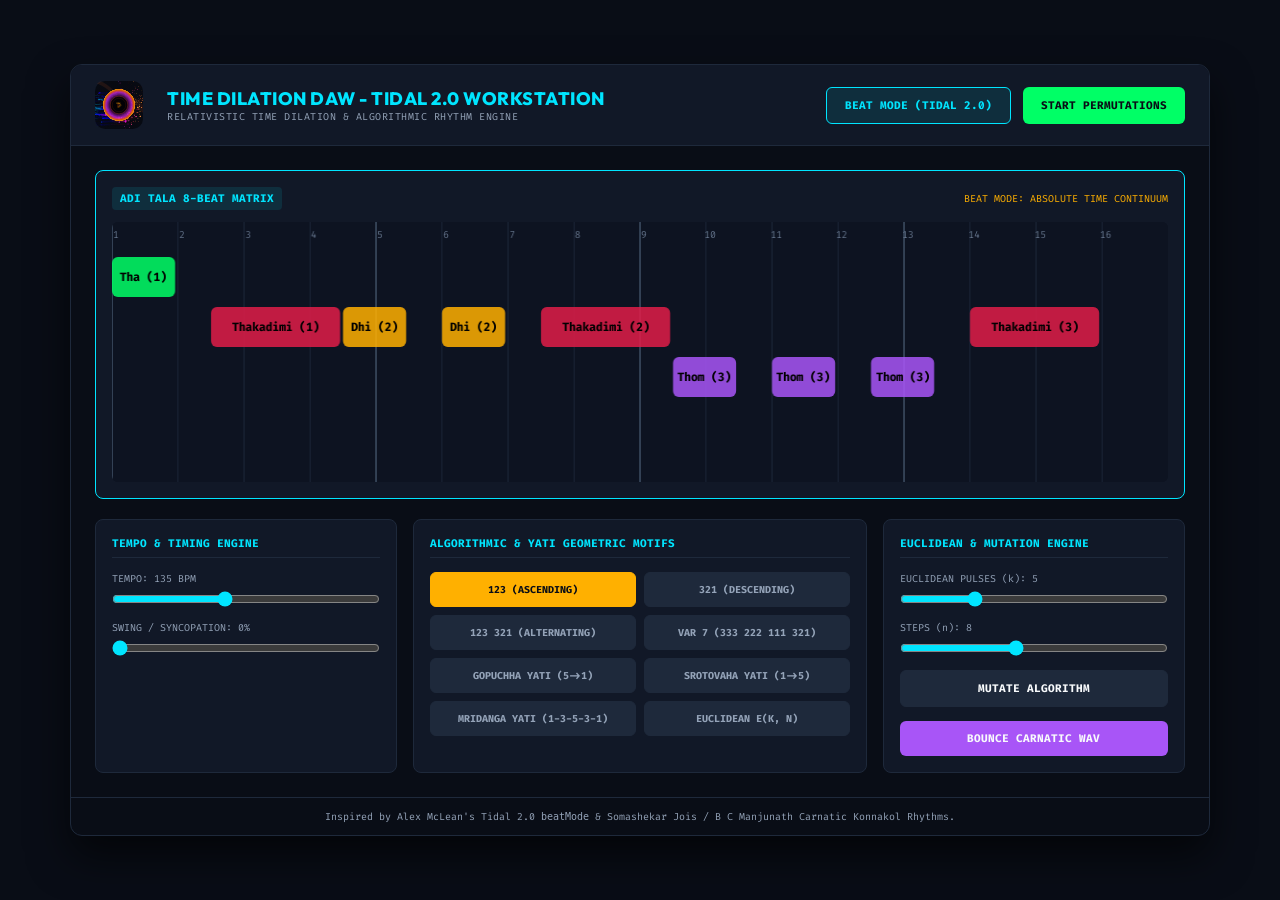
<file: web/index.html>
<!DOCTYPE html>
<html lang="en">
<head>
    <meta charset="UTF-8">
    <meta name="viewport" content="width=device-width, initial-scale=1.0">
    <title>Tidal 2.0 BeatMode & Carnatic Rhythms - Web Workstation</title>
    <link rel="stylesheet" href="styles.css">
    <link rel="preconnect" href="https://fonts.googleapis.com">
    <link rel="preconnect" href="https://fonts.gstatic.com" crossorigin>
    <link href="https://fonts.googleapis.com/css2?family=Fira+Code:wght@400;600;700&family=Outfit:wght@400;600;700;800&display=swap" rel="stylesheet">
</head>
<body>
    <!-- Startup Splash Screen Overlay -->
    <div id="splashOverlay" class="splash-overlay">
        <div class="splash-content">
            <img src="logo_banner.svg" alt="Time Dilation DAW Logo Banner" class="splash-logo">
            <div class="splash-hint">CLICK ANYWHERE TO DISMISS</div>
        </div>
    </div>

    <div class="app-container">
        <!-- Header -->
        <header class="app-header">
            <div class="header-title">
                <img src="logo_icon.svg" alt="Time Dilation DAW Logo" style="height: 48px; width: 48px; border-radius: 8px; vertical-align: middle; margin-right: 12px;">
                <div>
                    <h1>TIME DILATION DAW - TIDAL 2.0 WORKSTATION</h1>
                    <p class="subtitle">RELATIVISTIC TIME DILATION & ALGORITHMIC RHYTHM ENGINE</p>
                </div>
            </div>
            <div class="transport-controls">
                <button id="modeBtn" class="btn btn-mode">BEAT MODE (Tidal 2.0)</button>
                <button id="playBtn" class="btn btn-primary">START PERMUTATIONS</button>
            </div>
        </header>

        <!-- Main Content -->
        <main class="app-main">
            <!-- Beat Grid Matrix Canvas -->
            <div class="matrix-card">
                <div class="card-header">
                    <span class="badge">ADI TALA 8-BEAT MATRIX</span>
                    <span id="cycleStatus" class="status-indicator">BEAT MODE: ABSOLUTE TIME CONTINUUM</span>
                </div>
                <canvas id="beatCanvas" width="1100" height="260"></canvas>
            </div>

            <!-- Controls Rack -->
            <div class="controls-grid">
                <!-- Tempo & Time Engine -->
                <div class="control-card">
                    <h3>TEMPO & TIMING ENGINE</h3>
                    <div class="slider-group">
                        <label for="bpmSlider">TEMPO: <span id="bpmVal">135</span> BPM</label>
                        <input type="range" id="bpmSlider" min="60" max="240" value="135" step="1">
                    </div>
                    <div class="slider-group">
                        <label for="swingSlider">SWING / SYNCOPATION: <span id="swingVal">0</span>%</label>
                        <input type="range" id="swingSlider" min="0" max="75" value="0" step="1">
                    </div>
                </div>

                <!-- Carnatic Motif Generator -->
                <div class="control-card motif-card">
                    <h3>ALGORITHMIC & YATI GEOMETRIC MOTIFS</h3>
                    <div class="motif-buttons">
                        <button class="btn btn-motif active" data-motif="0">123 (Ascending)</button>
                        <button class="btn btn-motif" data-motif="1">321 (Descending)</button>
                        <button class="btn btn-motif" data-motif="2">123 321 (Alternating)</button>
                        <button class="btn btn-motif" data-motif="3">Var 7 (333 222 111 321)</button>
                        <button class="btn btn-motif" data-motif="4">Gopuchha Yati (5->1)</button>
                        <button class="btn btn-motif" data-motif="5">Srotovaha Yati (1->5)</button>
                        <button class="btn btn-motif" data-motif="6">Mridanga Yati (1-3-5-3-1)</button>
                        <button class="btn btn-motif" data-motif="7">Euclidean E(k, n)</button>
                    </div>
                </div>

                <!-- Euclidean & Mutation Controls -->
                <div class="control-card">
                    <h3>EUCLIDEAN & MUTATION ENGINE</h3>
                    <div class="slider-group">
                        <label for="eucKSlider">EUCLIDEAN PULSES (k): <span id="eucKVal">5</span></label>
                        <input type="range" id="eucKSlider" min="1" max="16" value="5" step="1">
                    </div>
                    <div class="slider-group">
                        <label for="eucNSlider">STEPS (n): <span id="eucNVal">8</span></label>
                        <input type="range" id="eucNSlider" min="2" max="16" value="8" step="1">
                    </div>
                    <button id="mutateBtn" class="btn btn-secondary">MUTATE ALGORITHM</button>
                    <button id="exportBtn" class="btn btn-accent">BOUNCE CARNATIC WAV</button>
                </div>
            </div>
        </main>

        <!-- Footer -->
        <footer class="app-footer">
            <p>Inspired by Alex McLean's Tidal 2.0 <code>beatMode</code> & Somashekar Jois / B C Manjunath Carnatic Konnakol Rhythms.</p>
        </footer>
    </div>

    <script src="tidal_beat_engine.js"></script>
    <script src="app.js"></script>
</body>
</html>
</file>
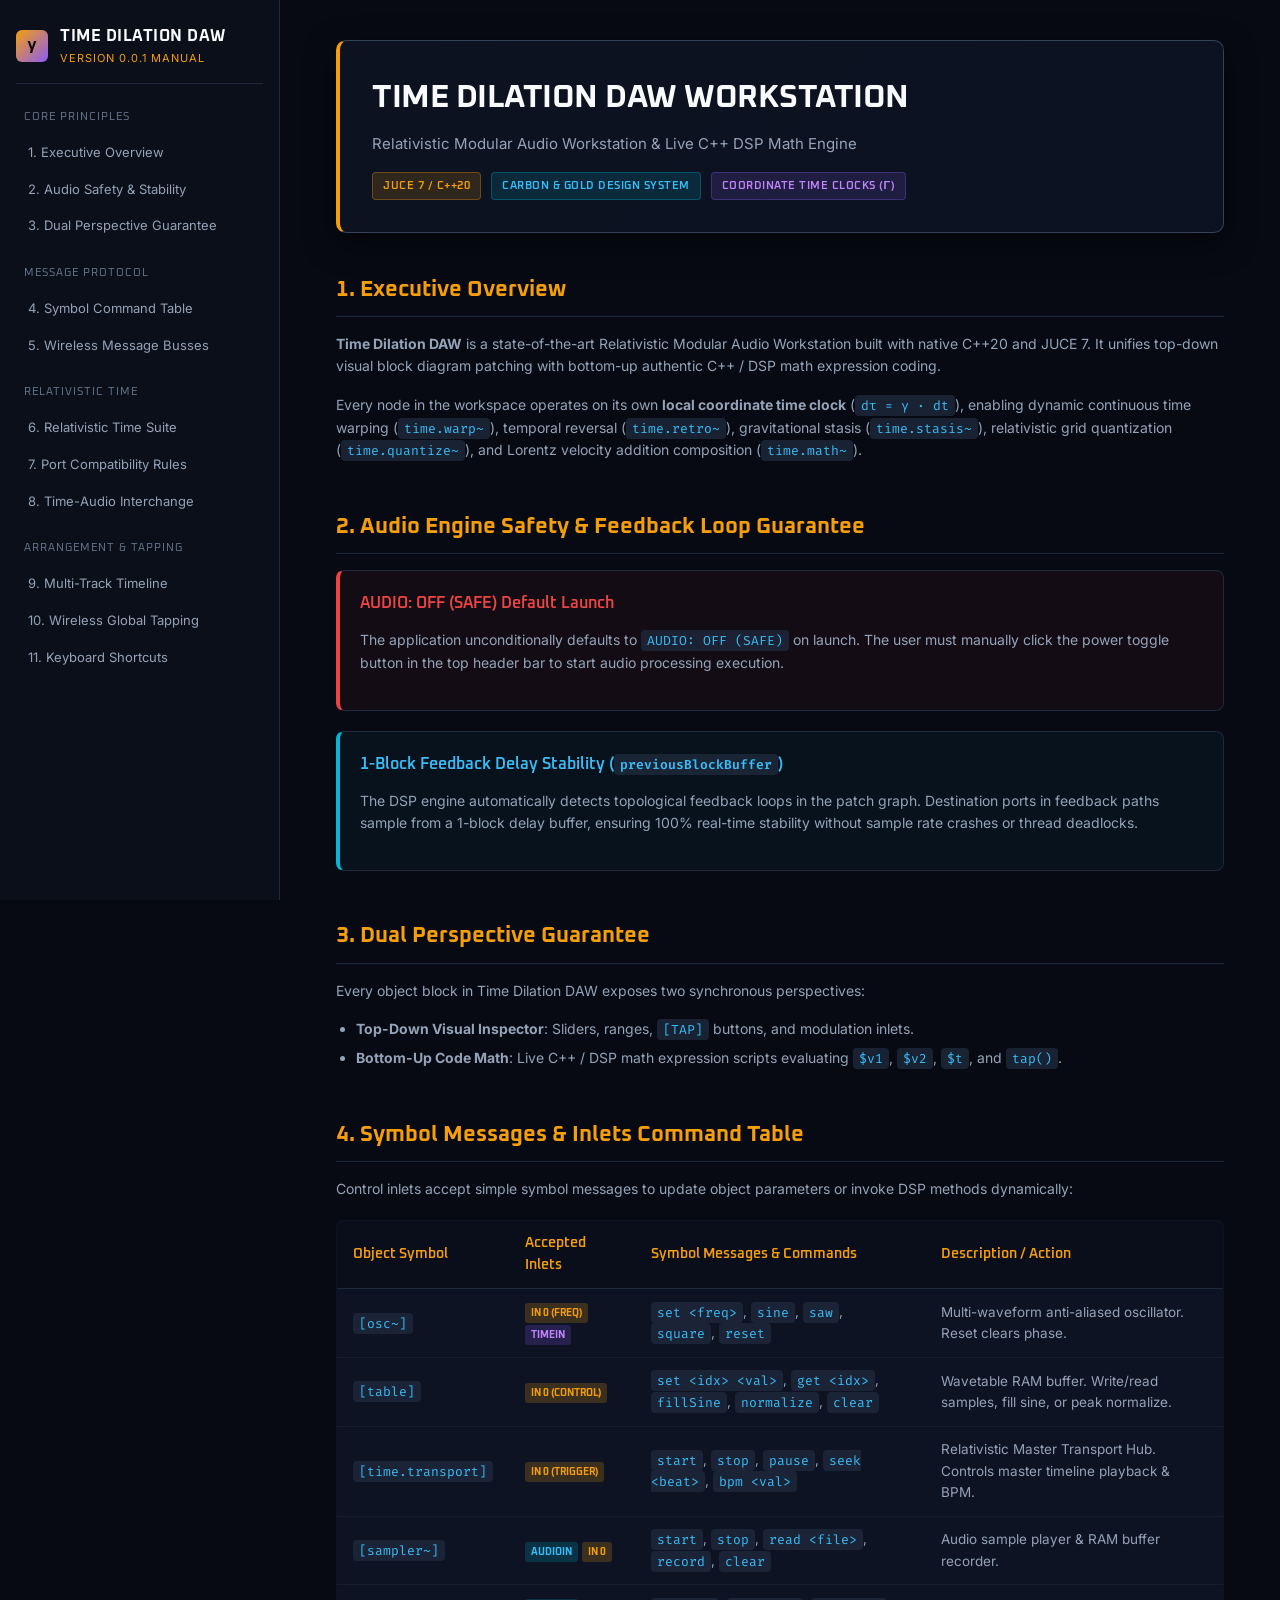
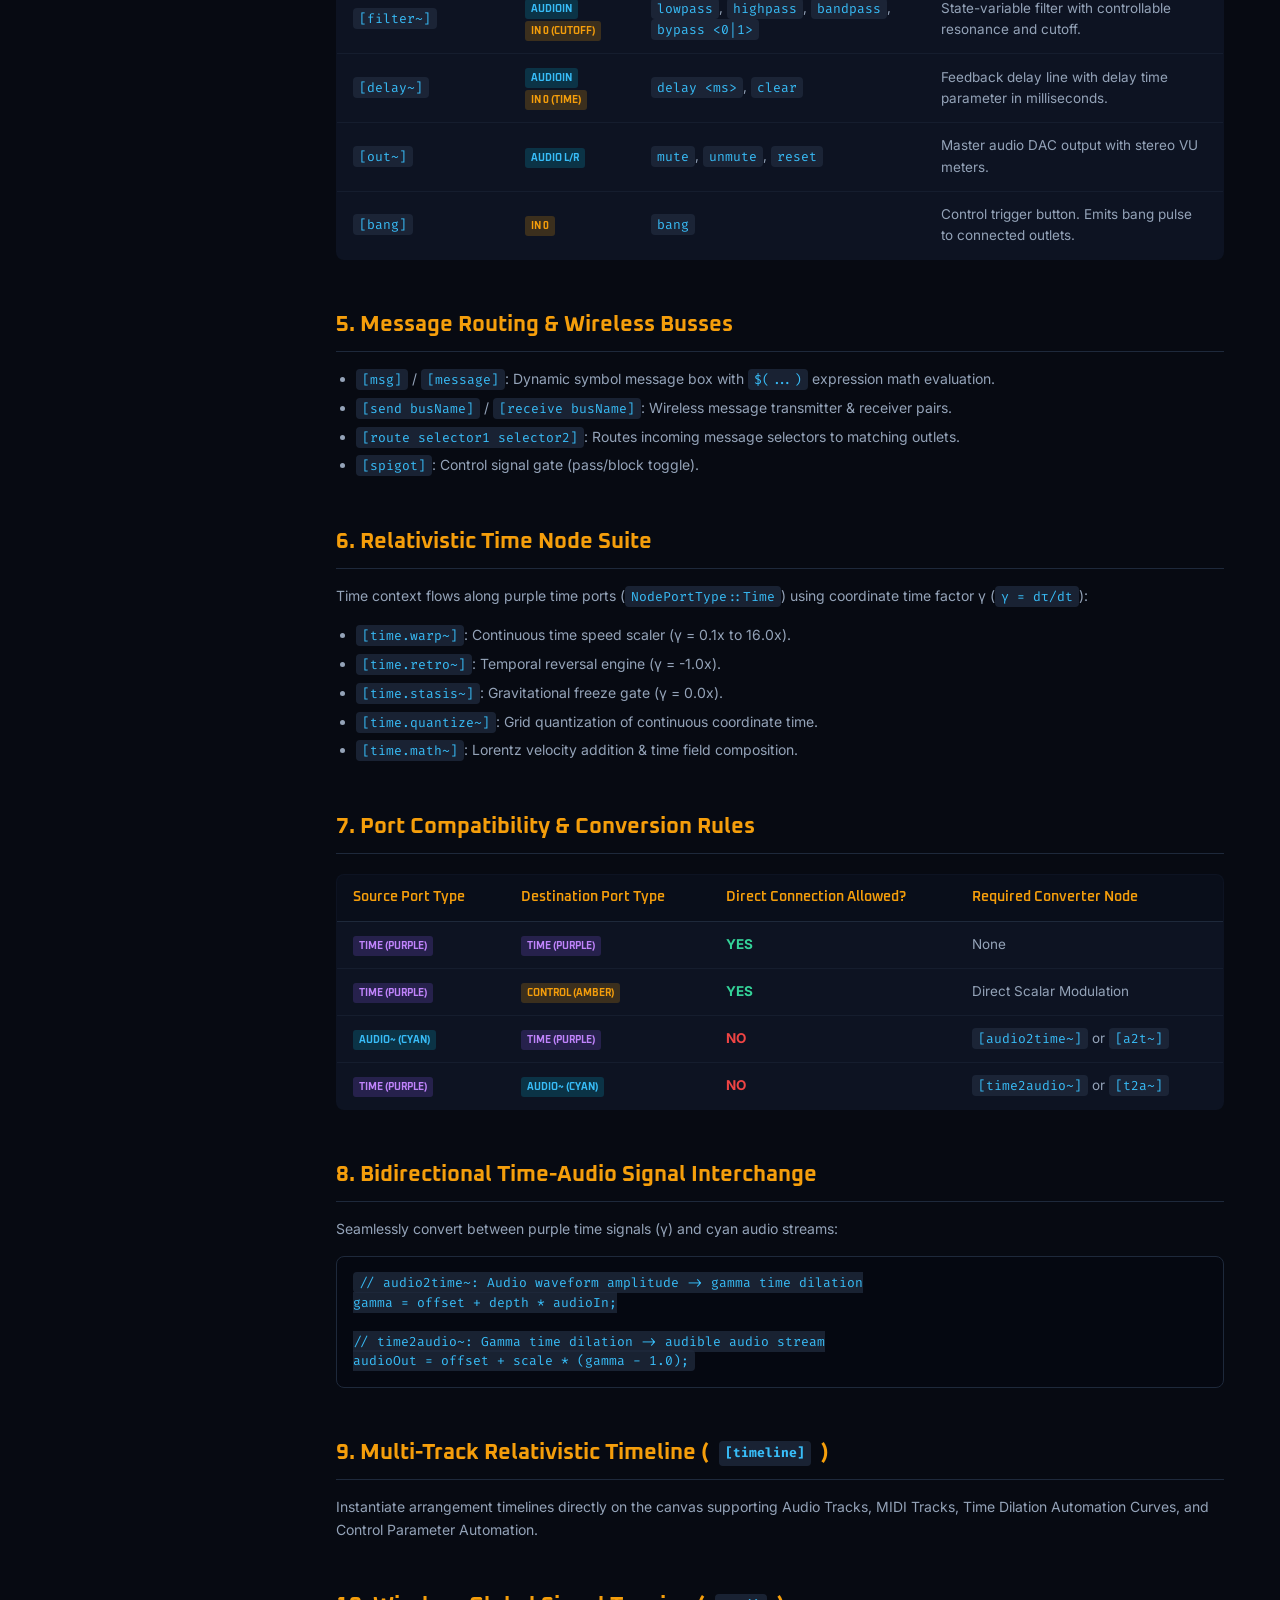
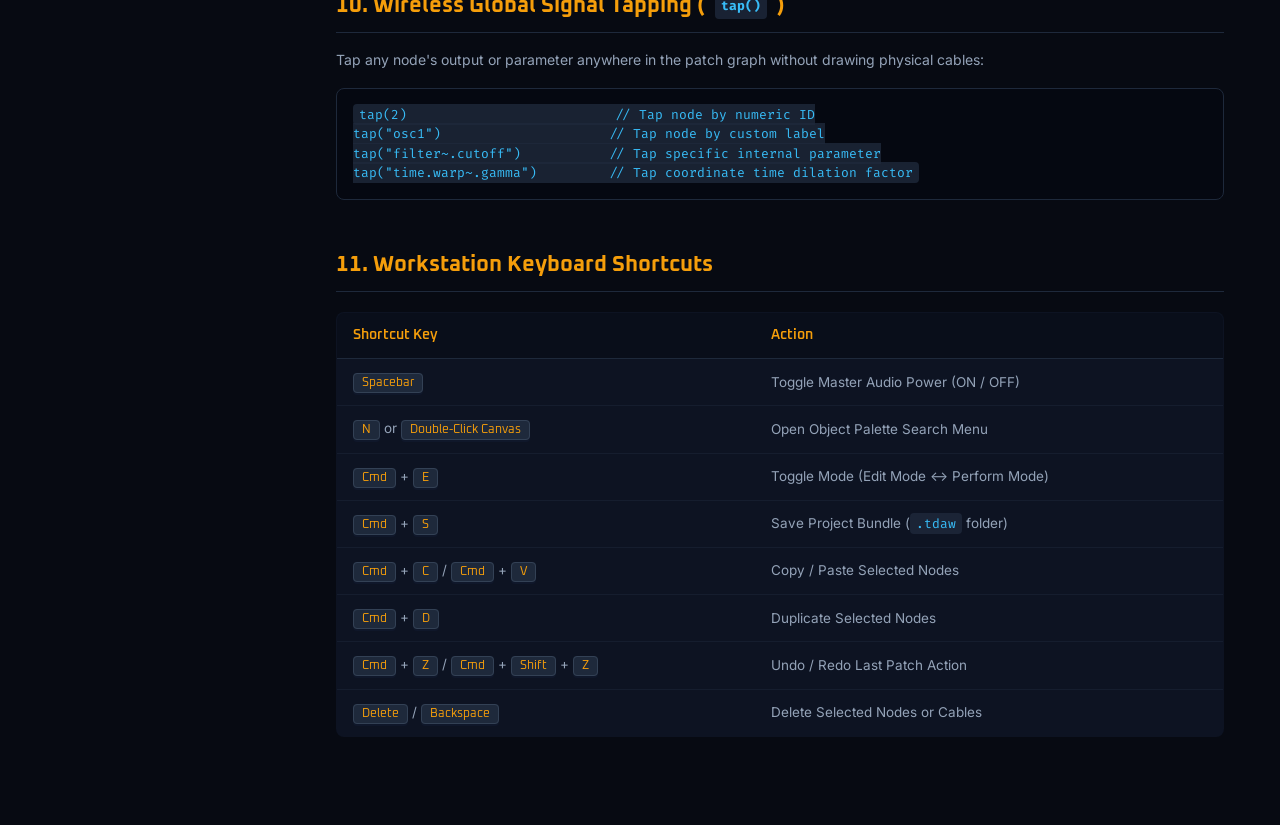
<file: HELP.html>
<!DOCTYPE html>
<html lang="en">
<head>
    <meta charset="UTF-8">
    <meta name="viewport" content="width=device-width, initial-scale=1.0">
    <title>Time Dilation DAW — User Manual & Workstation Documentation</title>
    <link rel="preconnect" href="https://fonts.googleapis.com">
    <link rel="preconnect" href="https://fonts.gstatic.com" crossorigin>
    <link href="https://fonts.googleapis.com/css2?family=Fira+Code:wght@400;600&family=Inter:wght@300;400;600;700&family=Oxanium:wght@400;600;700&display=swap" rel="stylesheet">
    <style>
        :root {
            --bg-carbon: #070a12;
            --card-slate: #0d1322;
            --card-dark: #0b0f19;
            --border-slate: #1e293b;
            --border-accent: #334155;
            
            --gold-accent: #f59e0b;
            --gold-glow: rgba(245, 158, 11, 0.2);
            --cyan-accent: #06b6d4;
            --cyan-bright: #38bdf8;
            --violet-accent: #8b5cf6;
            --violet-bright: #c084fc;
            --emerald-accent: #10b981;
            --emerald-bright: #34d399;
            --red-warning: #ef4444;

            --text-primary: #f8fafc;
            --text-secondary: #94a3b8;
            --text-muted: #64748b;
        }

        * {
            box-sizing: border-box;
            margin: 0;
            padding: 0;
        }

        body {
            background-color: var(--bg-carbon);
            color: var(--text-primary);
            font-family: 'Inter', system-ui, -apple-system, sans-serif;
            line-height: 1.6;
            padding: 0;
            margin: 0;
            display: flex;
            min-height: 100vh;
        }

        /* Sidebar Navigation */
        nav.sidebar {
            width: 280px;
            background: var(--card-dark);
            border-right: 1px solid var(--border-slate);
            padding: 24px 16px;
            position: fixed;
            top: 0;
            bottom: 0;
            overflow-y: auto;
        }

        .brand-header {
            display: flex;
            align-items: center;
            gap: 12px;
            margin-bottom: 24px;
            padding-bottom: 16px;
            border-bottom: 1px solid var(--border-slate);
        }

        .brand-logo {
            width: 32px;
            height: 32px;
            background: linear-gradient(135deg, var(--gold-accent), var(--violet-accent));
            border-radius: 6px;
            display: flex;
            align-items: center;
            justify-content: center;
            font-family: 'Oxanium', sans-serif;
            font-weight: 700;
            color: #000;
            font-size: 16px;
        }

        .brand-title {
            font-family: 'Oxanium', sans-serif;
            font-size: 16px;
            font-weight: 700;
            color: var(--text-primary);
            letter-spacing: 0.5px;
        }

        .brand-version {
            font-size: 11px;
            color: var(--gold-accent);
            text-transform: uppercase;
            letter-spacing: 1px;
        }

        .nav-section {
            margin-bottom: 20px;
        }

        .nav-section-title {
            font-family: 'Oxanium', sans-serif;
            font-size: 11px;
            text-transform: uppercase;
            letter-spacing: 1px;
            color: var(--text-muted);
            margin-bottom: 8px;
            padding-left: 8px;
        }

        .nav-link {
            display: block;
            padding: 8px 12px;
            color: var(--text-secondary);
            text-decoration: none;
            font-size: 13px;
            border-radius: 6px;
            transition: all 0.2s ease;
        }

        .nav-link:hover {
            background: var(--border-slate);
            color: var(--cyan-bright);
        }

        /* Main Content Container */
        main.content {
            margin-left: 280px;
            flex: 1;
            padding: 40px 56px;
            max-width: 1100px;
        }

        .header-banner {
            background: linear-gradient(135deg, rgba(13, 19, 34, 0.9), rgba(15, 23, 42, 0.6));
            border: 1px solid var(--border-accent);
            border-left: 4px solid var(--gold-accent);
            border-radius: 10px;
            padding: 32px;
            margin-bottom: 40px;
            box-shadow: 0 10px 30px rgba(0, 0, 0, 0.5);
        }

        h1 {
            font-family: 'Oxanium', sans-serif;
            font-size: 32px;
            font-weight: 700;
            color: var(--text-primary);
            margin-bottom: 8px;
            letter-spacing: -0.5px;
        }

        .subtitle {
            font-size: 15px;
            color: var(--text-secondary);
            margin-bottom: 16px;
        }

        .badge-bar {
            display: flex;
            gap: 10px;
            flex-wrap: wrap;
        }

        .badge {
            font-family: 'Oxanium', sans-serif;
            font-size: 11px;
            padding: 4px 10px;
            border-radius: 4px;
            font-weight: 600;
            text-transform: uppercase;
            letter-spacing: 0.5px;
        }

        .badge-gold { background: rgba(245, 158, 11, 0.15); color: var(--gold-accent); border: 1px solid rgba(245, 158, 11, 0.3); }
        .badge-cyan { background: rgba(6, 182, 212, 0.15); color: var(--cyan-bright); border: 1px solid rgba(6, 182, 212, 0.3); }
        .badge-violet { background: rgba(139, 92, 246, 0.15); color: var(--violet-bright); border: 1px solid rgba(139, 92, 246, 0.3); }

        section {
            margin-bottom: 48px;
        }

        h2 {
            font-family: 'Oxanium', sans-serif;
            font-size: 22px;
            font-weight: 700;
            color: var(--gold-accent);
            margin-bottom: 16px;
            padding-bottom: 8px;
            border-bottom: 1px solid var(--border-slate);
            display: flex;
            align-items: center;
            gap: 10px;
        }

        h3 {
            font-family: 'Oxanium', sans-serif;
            font-size: 16px;
            font-weight: 600;
            color: var(--cyan-bright);
            margin: 24px 0 12px 0;
        }

        p {
            font-size: 14px;
            color: var(--text-secondary);
            margin-bottom: 16px;
        }

        ul, ol {
            margin-left: 20px;
            margin-bottom: 16px;
            color: var(--text-secondary);
            font-size: 14px;
        }

        li {
            margin-bottom: 6px;
        }

        /* Card Panels */
        .card {
            background: var(--card-slate);
            border: 1px solid var(--border-slate);
            border-radius: 8px;
            padding: 20px;
            margin-bottom: 20px;
        }

        .card-warning {
            border-left: 4px solid var(--red-warning);
            background: rgba(239, 68, 68, 0.05);
        }

        .card-info {
            border-left: 4px solid var(--cyan-accent);
            background: rgba(6, 182, 212, 0.05);
        }

        /* Code Blocks & Badges */
        code {
            font-family: 'Fira Code', monospace;
            background: rgba(30, 41, 59, 0.8);
            color: var(--cyan-bright);
            padding: 2px 6px;
            border-radius: 4px;
            font-size: 13px;
        }

        pre {
            background: #050811;
            border: 1px solid var(--border-slate);
            border-radius: 8px;
            padding: 16px;
            font-family: 'Fira Code', monospace;
            font-size: 13px;
            color: var(--text-primary);
            overflow-x: auto;
            margin-bottom: 16px;
            line-height: 1.5;
        }

        /* Symbol Table */
        table {
            width: 100%;
            border-collapse: collapse;
            margin: 20px 0;
            font-size: 13.5px;
            background: var(--card-slate);
            border-radius: 8px;
            overflow: hidden;
            border: 1px solid var(--border-slate);
        }

        th {
            background: #090e1a;
            color: var(--gold-accent);
            font-family: 'Oxanium', sans-serif;
            font-weight: 600;
            text-align: left;
            padding: 12px 16px;
            border-bottom: 1px solid var(--border-slate);
        }

        td {
            padding: 12px 16px;
            border-bottom: 1px solid rgba(30, 41, 59, 0.5);
            color: var(--text-secondary);
        }

        tr:last-child td {
            border-bottom: none;
        }

        tr:hover td {
            background: rgba(30, 41, 59, 0.3);
        }

        .port-tag {
            display: inline-block;
            font-family: 'Oxanium', sans-serif;
            font-size: 10px;
            font-weight: 700;
            padding: 2px 6px;
            border-radius: 3px;
            text-transform: uppercase;
        }

        .port-audio { background: rgba(6, 182, 212, 0.2); color: var(--cyan-bright); }
        .port-time { background: rgba(139, 92, 246, 0.2); color: var(--violet-bright); }
        .port-control { background: rgba(245, 158, 11, 0.2); color: var(--gold-accent); }
        .port-message { background: rgba(16, 185, 129, 0.2); color: var(--emerald-bright); }

        kbd {
            font-family: 'Oxanium', sans-serif;
            background: #1e293b;
            color: var(--gold-accent);
            padding: 3px 8px;
            border-radius: 4px;
            font-size: 12px;
            border: 1px solid #334155;
            box-shadow: 0 2px 0 #0f172a;
        }
    </style>
</head>
<body>

    <!-- Sidebar Navigation -->
    <nav class="sidebar">
        <div class="brand-header">
            <div class="brand-logo">γ</div>
            <div>
                <div class="brand-title">TIME DILATION DAW</div>
                <div class="brand-version">Version 0.0.1 Manual</div>
            </div>
        </div>

        <div class="nav-section">
            <div class="nav-section-title">Core Principles</div>
            <a href="#overview" class="nav-link">1. Executive Overview</a>
            <a href="#safety" class="nav-link">2. Audio Safety & Stability</a>
            <a href="#dual-perspective" class="nav-link">3. Dual Perspective Guarantee</a>
        </div>

        <div class="nav-section">
            <div class="nav-section-title">Message Protocol</div>
            <a href="#symbol-commands" class="nav-link">4. Symbol Command Table</a>
            <a href="#wireless-busses" class="nav-link">5. Wireless Message Busses</a>
        </div>

        <div class="nav-section">
            <div class="nav-section-title">Relativistic Time</div>
            <a href="#time-nodes" class="nav-link">6. Relativistic Time Suite</a>
            <a href="#port-compatibility" class="nav-link">7. Port Compatibility Rules</a>
            <a href="#time-interchange" class="nav-link">8. Time-Audio Interchange</a>
        </div>

        <div class="nav-section">
            <div class="nav-section-title">Arrangement & Tapping</div>
            <a href="#timeline" class="nav-link">9. Multi-Track Timeline</a>
            <a href="#tapping" class="nav-link">10. Wireless Global Tapping</a>
            <a href="#shortcuts" class="nav-link">11. Keyboard Shortcuts</a>
        </div>
    </nav>

    <!-- Main Content Container -->
    <main class="content">

        <!-- Header Banner -->
        <div class="header-banner">
            <h1>TIME DILATION DAW WORKSTATION</h1>
            <div class="subtitle">Relativistic Modular Audio Workstation & Live C++ DSP Math Engine</div>
            <div class="badge-bar">
                <span class="badge badge-gold">JUCE 7 / C++20</span>
                <span class="badge badge-cyan">Carbon & Gold Design System</span>
                <span class="badge badge-violet">Coordinate Time Clocks (γ)</span>
            </div>
        </div>

        <!-- 1. Executive Overview -->
        <section id="overview">
            <h2>1. Executive Overview</h2>
            <p><strong>Time Dilation DAW</strong> is a state-of-the-art Relativistic Modular Audio Workstation built with native C++20 and JUCE 7. It unifies top-down visual block diagram patching with bottom-up authentic C++ / DSP math expression coding.</p>
            <p>Every node in the workspace operates on its own <strong>local coordinate time clock</strong> (<code>d&tau; = &gamma; &middot; dt</code>), enabling dynamic continuous time warping (<code>time.warp~</code>), temporal reversal (<code>time.retro~</code>), gravitational stasis (<code>time.stasis~</code>), relativistic grid quantization (<code>time.quantize~</code>), and Lorentz velocity addition composition (<code>time.math~</code>).</p>
        </section>

        <!-- 2. Audio Safety & Stability -->
        <section id="safety">
            <h2>2. Audio Engine Safety & Feedback Loop Guarantee</h2>
            <div class="card card-warning">
                <h3 style="margin-top:0; color:var(--red-warning)">AUDIO: OFF (SAFE) Default Launch</h3>
                <p>The application unconditionally defaults to <code>AUDIO: OFF (SAFE)</code> on launch. The user must manually click the power toggle button in the top header bar to start audio processing execution.</p>
            </div>

            <div class="card card-info">
                <h3 style="margin-top:0;">1-Block Feedback Delay Stability (<code>previousBlockBuffer</code>)</h3>
                <p>The DSP engine automatically detects topological feedback loops in the patch graph. Destination ports in feedback paths sample from a 1-block delay buffer, ensuring 100% real-time stability without sample rate crashes or thread deadlocks.</p>
            </div>
        </section>

        <!-- 3. Dual Perspective Guarantee -->
        <section id="dual-perspective">
            <h2>3. Dual Perspective Guarantee</h2>
            <p>Every object block in Time Dilation DAW exposes two synchronous perspectives:</p>
            <ul>
                <li><strong>Top-Down Visual Inspector</strong>: Sliders, ranges, <code>[TAP]</code> buttons, and modulation inlets.</li>
                <li><strong>Bottom-Up Code Math</strong>: Live C++ / DSP math expression scripts evaluating <code>$v1</code>, <code>$v2</code>, <code>$t</code>, and <code>tap()</code>.</li>
            </ul>
        </section>

        <!-- 4. Symbol Command Table -->
        <section id="symbol-commands">
            <h2>4. Symbol Messages & Inlets Command Table</h2>
            <p>Control inlets accept simple symbol messages to update object parameters or invoke DSP methods dynamically:</p>

            <table>
                <thead>
                    <tr>
                        <th>Object Symbol</th>
                        <th>Accepted Inlets</th>
                        <th>Symbol Messages & Commands</th>
                        <th>Description / Action</th>
                    </tr>
                </thead>
                <tbody>
                    <tr>
                        <td><code>[osc~]</code></td>
                        <td><span class="port-tag port-control">In 0 (Freq)</span> <span class="port-tag port-time">TimeIn</span></td>
                        <td><code>set &lt;freq&gt;</code>, <code>sine</code>, <code>saw</code>, <code>square</code>, <code>reset</code></td>
                        <td>Multi-waveform anti-aliased oscillator. Reset clears phase.</td>
                    </tr>
                    <tr>
                        <td><code>[table]</code></td>
                        <td><span class="port-tag port-control">In 0 (Control)</span></td>
                        <td><code>set &lt;idx&gt; &lt;val&gt;</code>, <code>get &lt;idx&gt;</code>, <code>fillSine</code>, <code>normalize</code>, <code>clear</code></td>
                        <td>Wavetable RAM buffer. Write/read samples, fill sine, or peak normalize.</td>
                    </tr>
                    <tr>
                        <td><code>[time.transport]</code></td>
                        <td><span class="port-tag port-control">In 0 (Trigger)</span></td>
                        <td><code>start</code>, <code>stop</code>, <code>pause</code>, <code>seek &lt;beat&gt;</code>, <code>bpm &lt;val&gt;</code></td>
                        <td>Relativistic Master Transport Hub. Controls master timeline playback & BPM.</td>
                    </tr>
                    <tr>
                        <td><code>[sampler~]</code></td>
                        <td><span class="port-tag port-audio">AudioIn</span> <span class="port-tag port-control">In 0</span></td>
                        <td><code>start</code>, <code>stop</code>, <code>read &lt;file&gt;</code>, <code>record</code>, <code>clear</code></td>
                        <td>Audio sample player & RAM buffer recorder.</td>
                    </tr>
                    <tr>
                        <td><code>[filter~]</code></td>
                        <td><span class="port-tag port-audio">AudioIn</span> <span class="port-tag port-control">In 0 (Cutoff)</span></td>
                        <td><code>lowpass</code>, <code>highpass</code>, <code>bandpass</code>, <code>bypass &lt;0|1&gt;</code></td>
                        <td>State-variable filter with controllable resonance and cutoff.</td>
                    </tr>
                    <tr>
                        <td><code>[delay~]</code></td>
                        <td><span class="port-tag port-audio">AudioIn</span> <span class="port-tag port-control">In 0 (Time)</span></td>
                        <td><code>delay &lt;ms&gt;</code>, <code>clear</code></td>
                        <td>Feedback delay line with delay time parameter in milliseconds.</td>
                    </tr>
                    <tr>
                        <td><code>[out~]</code></td>
                        <td><span class="port-tag port-audio">Audio L/R</span></td>
                        <td><code>mute</code>, <code>unmute</code>, <code>reset</code></td>
                        <td>Master audio DAC output with stereo VU meters.</td>
                    </tr>
                    <tr>
                        <td><code>[bang]</code></td>
                        <td><span class="port-tag port-control">In 0</span></td>
                        <td><code>bang</code></td>
                        <td>Control trigger button. Emits bang pulse to connected outlets.</td>
                    </tr>
                </tbody>
            </table>
        </section>

        <!-- 5. Wireless Message Busses -->
        <section id="wireless-busses">
            <h2>5. Message Routing & Wireless Busses</h2>
            <ul>
                <li><code>[msg]</code> / <code>[message]</code>: Dynamic symbol message box with <code>$(...)</code> expression math evaluation.</li>
                <li><code>[send busName]</code> / <code>[receive busName]</code>: Wireless message transmitter & receiver pairs.</li>
                <li><code>[route selector1 selector2]</code>: Routes incoming message selectors to matching outlets.</li>
                <li><code>[spigot]</code>: Control signal gate (pass/block toggle).</li>
            </ul>
        </section>

        <!-- 6. Relativistic Time Suite -->
        <section id="time-nodes">
            <h2>6. Relativistic Time Node Suite</h2>
            <p>Time context flows along purple time ports (<code>NodePortType::Time</code>) using coordinate time factor &gamma; (<code>&gamma; = d&tau;/dt</code>):</p>
            <ul>
                <li><code>[time.warp~]</code>: Continuous time speed scaler (&gamma; = 0.1x to 16.0x).</li>
                <li><code>[time.retro~]</code>: Temporal reversal engine (&gamma; = -1.0x).</li>
                <li><code>[time.stasis~]</code>: Gravitational freeze gate (&gamma; = 0.0x).</li>
                <li><code>[time.quantize~]</code>: Grid quantization of continuous coordinate time.</li>
                <li><code>[time.math~]</code>: Lorentz velocity addition & time field composition.</li>
            </ul>
        </section>

        <!-- 7. Port Compatibility Rules -->
        <section id="port-compatibility">
            <h2>7. Port Compatibility & Conversion Rules</h2>
            <table>
                <thead>
                    <tr>
                        <th>Source Port Type</th>
                        <th>Destination Port Type</th>
                        <th>Direct Connection Allowed?</th>
                        <th>Required Converter Node</th>
                    </tr>
                </thead>
                <tbody>
                    <tr>
                        <td><span class="port-tag port-time">Time (Purple)</span></td>
                        <td><span class="port-tag port-time">Time (Purple)</span></td>
                        <td><strong style="color:var(--emerald-bright)">YES</strong></td>
                        <td>None</td>
                    </tr>
                    <tr>
                        <td><span class="port-tag port-time">Time (Purple)</span></td>
                        <td><span class="port-tag port-control">Control (Amber)</span></td>
                        <td><strong style="color:var(--emerald-bright)">YES</strong></td>
                        <td>Direct Scalar Modulation</td>
                    </tr>
                    <tr>
                        <td><span class="port-tag port-audio">Audio~ (Cyan)</span></td>
                        <td><span class="port-tag port-time">Time (Purple)</span></td>
                        <td><strong style="color:var(--red-warning)">NO</strong></td>
                        <td><code>[audio2time~]</code> or <code>[a2t~]</code></td>
                    </tr>
                    <tr>
                        <td><span class="port-tag port-time">Time (Purple)</span></td>
                        <td><span class="port-tag port-audio">Audio~ (Cyan)</span></td>
                        <td><strong style="color:var(--red-warning)">NO</strong></td>
                        <td><code>[time2audio~]</code> or <code>[t2a~]</code></td>
                    </tr>
                </tbody>
            </table>
        </section>

        <!-- 8. Time-Audio Interchange -->
        <section id="time-interchange">
            <h2>8. Bidirectional Time-Audio Signal Interchange</h2>
            <p>Seamlessly convert between purple time signals (&gamma;) and cyan audio streams:</p>
            <pre><code>// audio2time~: Audio waveform amplitude -> gamma time dilation
gamma = offset + depth * audioIn;

// time2audio~: Gamma time dilation -> audible audio stream
audioOut = offset + scale * (gamma - 1.0);</code></pre>
        </section>

        <!-- 9. Multi-Track Timeline -->
        <section id="timeline">
            <h2>9. Multi-Track Relativistic Timeline (<code>[timeline]</code>)</h2>
            <p>Instantiate arrangement timelines directly on the canvas supporting Audio Tracks, MIDI Tracks, Time Dilation Automation Curves, and Control Parameter Automation.</p>
        </section>

        <!-- 10. Wireless Global Tapping -->
        <section id="tapping">
            <h2>10. Wireless Global Signal Tapping (<code>tap()</code>)</h2>
            <p>Tap any node's output or parameter anywhere in the patch graph without drawing physical cables:</p>
            <pre><code>tap(2)                          // Tap node by numeric ID
tap("osc1")                     // Tap node by custom label
tap("filter~.cutoff")           // Tap specific internal parameter
tap("time.warp~.gamma")         // Tap coordinate time dilation factor</code></pre>
        </section>

        <!-- 11. Keyboard Shortcuts -->
        <section id="shortcuts">
            <h2>11. Workstation Keyboard Shortcuts</h2>
            <table>
                <thead>
                    <tr>
                        <th>Shortcut Key</th>
                        <th>Action</th>
                    </tr>
                </thead>
                <tbody>
                    <tr><td><kbd>Spacebar</kbd></td><td>Toggle Master Audio Power (ON / OFF)</td></tr>
                    <tr><td><kbd>N</kbd> or <kbd>Double-Click Canvas</kbd></td><td>Open Object Palette Search Menu</td></tr>
                    <tr><td><kbd>Cmd</kbd> + <kbd>E</kbd></td><td>Toggle Mode (Edit Mode &harr; Perform Mode)</td></tr>
                    <tr><td><kbd>Cmd</kbd> + <kbd>S</kbd></td><td>Save Project Bundle (<code>.tdaw</code> folder)</td></tr>
                    <tr><td><kbd>Cmd</kbd> + <kbd>C</kbd> / <kbd>Cmd</kbd> + <kbd>V</kbd></td><td>Copy / Paste Selected Nodes</td></tr>
                    <tr><td><kbd>Cmd</kbd> + <kbd>D</kbd></td><td>Duplicate Selected Nodes</td></tr>
                    <tr><td><kbd>Cmd</kbd> + <kbd>Z</kbd> / <kbd>Cmd</kbd> + <kbd>Shift</kbd> + <kbd>Z</kbd></td><td>Undo / Redo Last Patch Action</td></tr>
                    <tr><td><kbd>Delete</kbd> / <kbd>Backspace</kbd></td><td>Delete Selected Nodes or Cables</td></tr>
                </tbody>
            </table>
        </section>

    </main>
</body>
</html>
</file>
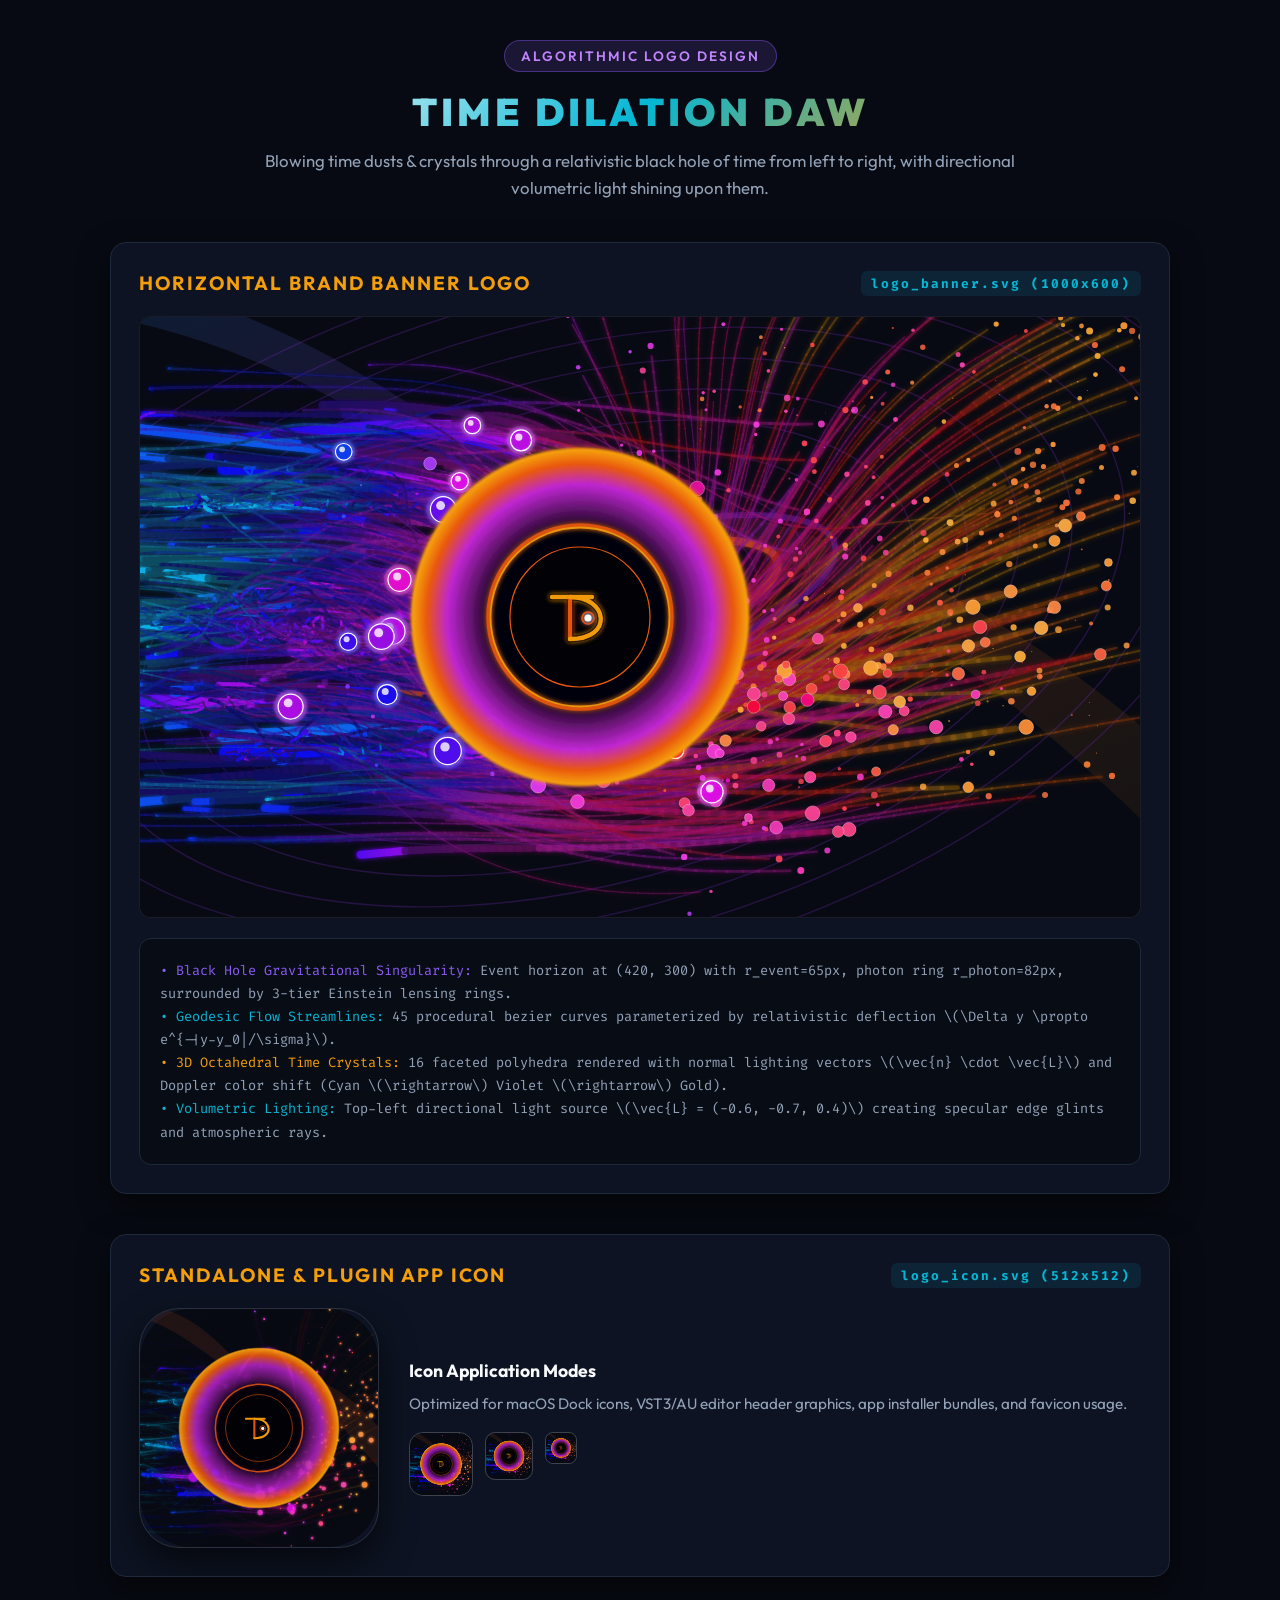
<file: web/logo_preview.html>
<!DOCTYPE html>
<html lang="en">
<head>
    <meta charset="UTF-8">
    <meta name="viewport" content="width=device-width, initial-scale=1.0">
    <title>Time Dilation DAW - Algorithmic Logo Suite</title>
    <link rel="preconnect" href="https://fonts.googleapis.com">
    <link rel="preconnect" href="https://fonts.gstatic.com" crossorigin>
    <link href="https://fonts.googleapis.com/css2?family=Fira+Code:wght@400;600&family=Outfit:wght@400;600;700;900&display=swap" rel="stylesheet">
    <style>
        :root {
            --bg-dark: #070a12;
            --panel-bg: #0d1322;
            --panel-border: #1e293b;
            --accent-cyan: #06b6d4;
            --accent-violet: #8b5cf6;
            --accent-gold: #f59e0b;
            --text-light: #f8fafc;
            --text-muted: #94a3b8;
        }

        * {
            box-sizing: border-box;
            margin: 0;
            padding: 0;
        }

        body {
            background-color: var(--bg-dark);
            color: var(--text-light);
            font-family: 'Outfit', sans-serif;
            padding: 40px 20px;
            display: flex;
            flex-direction: column;
            align-items: center;
            min-height: 100vh;
        }

        .header {
            text-align: center;
            margin-bottom: 40px;
            max-width: 800px;
        }

        .header h1 {
            font-size: 2.4rem;
            font-weight: 900;
            letter-spacing: 4px;
            background: linear-gradient(135deg, #ffffff 0%, var(--accent-cyan) 50%, var(--accent-gold) 100%);
            -webkit-background-clip: text;
            -webkit-text-fill-color: transparent;
            margin-bottom: 12px;
        }

        .header p {
            color: var(--text-muted);
            font-size: 1.05rem;
            line-height: 1.6;
        }

        .concept-badge {
            display: inline-block;
            background: rgba(139, 92, 246, 0.15);
            border: 1px solid rgba(139, 92, 246, 0.4);
            color: #c084fc;
            padding: 6px 16px;
            border-radius: 20px;
            font-size: 0.85rem;
            font-weight: 600;
            letter-spacing: 2px;
            margin-bottom: 16px;
        }

        .preview-grid {
            display: flex;
            flex-direction: column;
            gap: 40px;
            width: 100%;
            max-width: 1060px;
        }

        .card {
            background: var(--panel-bg);
            border: 1px solid var(--panel-border);
            border-radius: 16px;
            padding: 28px;
            box-shadow: 0 12px 30px rgba(0, 0, 0, 0.5);
            position: relative;
            overflow: hidden;
        }

        .card-title {
            font-size: 1.2rem;
            font-weight: 700;
            letter-spacing: 2px;
            color: var(--accent-gold);
            margin-bottom: 20px;
            display: flex;
            align-items: center;
            justify-content: space-between;
        }

        .card-tag {
            font-family: 'Fira Code', monospace;
            font-size: 0.8rem;
            color: var(--accent-cyan);
            background: rgba(6, 182, 212, 0.1);
            padding: 4px 10px;
            border-radius: 6px;
        }

        .svg-container {
            width: 100%;
            border-radius: 12px;
            overflow: hidden;
            border: 1px solid rgba(255, 255, 255, 0.08);
            background: #070a12;
            display: flex;
            justify-content: center;
            align-items: center;
        }

        .svg-container img, .svg-container svg {
            width: 100%;
            height: auto;
            display: block;
        }

        .icon-row {
            display: flex;
            gap: 30px;
            align-items: center;
            flex-wrap: wrap;
        }

        .icon-box {
            width: 240px;
            height: 240px;
            border-radius: 40px;
            overflow: hidden;
            box-shadow: 0 15px 35px rgba(0, 0, 0, 0.6);
            border: 1px solid rgba(255, 255, 255, 0.12);
        }

        .math-specs {
            background: rgba(7, 10, 18, 0.8);
            border: 1px solid var(--panel-border);
            border-radius: 12px;
            padding: 20px;
            font-family: 'Fira Code', monospace;
            font-size: 0.85rem;
            color: var(--text-muted);
            line-height: 1.7;
            margin-top: 20px;
        }

        .math-specs span.highlight {
            color: var(--accent-cyan);
        }
        .math-specs span.gold {
            color: var(--accent-gold);
        }
        .math-specs span.violet {
            color: var(--accent-violet);
        }
    </style>
</head>
<body>
    <div class="header">
        <div class="concept-badge">ALGORITHMIC LOGO DESIGN</div>
        <h1>TIME DILATION DAW</h1>
        <p>Blowing time dusts & crystals through a relativistic black hole of time from left to right, with directional volumetric light shining upon them.</p>
    </div>

    <div class="preview-grid">
        <!-- Banner Logo Card -->
        <div class="card">
            <div class="card-title">
                <span>HORIZONTAL BRAND BANNER LOGO</span>
                <span class="card-tag">logo_banner.svg (1000x600)</span>
            </div>
            <div class="svg-container">
                <img src="logo_banner.svg" alt="Time Dilation DAW Banner Logo">
            </div>
            <div class="math-specs">
                <div><span class="violet">&bull; Black Hole Gravitational Singularity:</span> Event horizon at (420, 300) with r_event=65px, photon ring r_photon=82px, surrounded by 3-tier Einstein lensing rings.</div>
                <div><span class="highlight">&bull; Geodesic Flow Streamlines:</span> 45 procedural bezier curves parameterized by relativistic deflection \(\Delta y \propto e^{-|y-y_0|/\sigma}\).</div>
                <div><span class="gold">&bull; 3D Octahedral Time Crystals:</span> 16 faceted polyhedra rendered with normal lighting vectors \(\vec{n} \cdot \vec{L}\) and Doppler color shift (Cyan \(\rightarrow\) Violet \(\rightarrow\) Gold).</div>
                <div><span class="highlight">&bull; Volumetric Lighting:</span> Top-left directional light source \(\vec{L} = (-0.6, -0.7, 0.4)\) creating specular edge glints and atmospheric rays.</div>
            </div>
        </div>

        <!-- App Icon Card -->
        <div class="card">
            <div class="card-title">
                <span>STANDALONE & PLUGIN APP ICON</span>
                <span class="card-tag">logo_icon.svg (512x512)</span>
            </div>
            <div class="icon-row">
                <div class="icon-box">
                    <img src="logo_icon.svg" alt="App Icon 512x512">
                </div>
                <div style="flex: 1; min-width: 280px;">
                    <h3 style="font-size: 1.1rem; margin-bottom: 10px; color: var(--text-light);">Icon Application Modes</h3>
                    <p style="font-size: 0.95rem; color: var(--text-muted); line-height: 1.6; margin-bottom: 15px;">
                        Optimized for macOS Dock icons, VST3/AU editor header graphics, app installer bundles, and favicon usage.
                    </p>
                    <div style="display: flex; gap: 12px;">
                        <img src="logo_icon.svg" style="width: 64px; height: 64px; border-radius: 14px; border: 1px solid rgba(255,255,255,0.2);">
                        <img src="logo_icon.svg" style="width: 48px; height: 48px; border-radius: 10px; border: 1px solid rgba(255,255,255,0.2);">
                        <img src="logo_icon.svg" style="width: 32px; height: 32px; border-radius: 8px; border: 1px solid rgba(255,255,255,0.2);">
                    </div>
                </div>
            </div>
        </div>
    </div>
</body>
</html>
</file>
<file: web/styles.css>
:root {
    --bg-dark: #090d16;
    --card-bg: #111827;
    --border-color: #1e293b;
    --accent-cyan: #00e5ff;
    --accent-green: #00ff66;
    --accent-amber: #ffb000;
    --accent-magenta: #a855f7;
    --accent-red: #f43f5e;
    --text-main: #f8fafc;
    --text-muted: #94a3b8;
    --font-heading: 'Outfit', sans-serif;
    --font-mono: 'Fira Code', monospace;
}

/* Startup Splash Overlay */
.splash-overlay {
    position: fixed;
    top: 0;
    left: 0;
    width: 100vw;
    height: 100vh;
    background: #040207;
    background: radial-gradient(circle at 44% 50%, #1a061e 0%, #090310 50%, #040207 100%);
    display: flex;
    justify-content: center;
    align-items: center;
    z-index: 99999;
    cursor: pointer;
    opacity: 1;
    transition: opacity 3s cubic-bezier(0.4, 0, 0.2, 1), visibility 3s linear;
    user-select: none;
}

.splash-overlay.fast-fade {
    transition: opacity 0.2s ease-out, visibility 0.2s ease-out !important;
    opacity: 0 !important;
    visibility: hidden !important;
    pointer-events: none !important;
}

.splash-overlay.fade-out {
    opacity: 0;
    visibility: hidden;
    pointer-events: none;
}

.splash-content {
    display: flex;
    flex-direction: column;
    align-items: center;
    justify-content: center;
    max-width: 90vw;
    max-height: 85vh;
    animation: splashScaleIn 0.6s cubic-bezier(0.16, 1, 0.3, 1);
}

.splash-logo {
    width: 100%;
    max-width: 860px;
    height: auto;
    filter: drop-shadow(0 15px 30px rgba(0,0,0,0.8));
}

.splash-hint {
    margin-top: 16px;
    font-family: var(--font-mono);
    font-size: 11px;
    letter-spacing: 3px;
    color: rgba(245, 158, 11, 0.7);
    text-transform: uppercase;
    animation: splashPulse 1.8s infinite ease-in-out;
}

@keyframes splashScaleIn {
    0% { transform: scale(0.92); opacity: 0; }
    100% { transform: scale(1.0); opacity: 1; }
}

@keyframes splashPulse {
    0%, 100% { opacity: 0.35; }
    50% { opacity: 0.95; }
}

* {
    box-sizing: border-box;
    margin: 0;
    padding: 0;
}

body {
    background-color: var(--bg-dark);
    color: var(--text-main);
    font-family: var(--font-heading);
    min-height: 100vh;
    display: flex;
    justify-content: center;
    align-items: center;
    padding: 20px;
}

.app-container {
    width: 100%;
    max-width: 1140px;
    background-color: var(--bg-dark);
    border: 1px solid var(--border-color);
    border-radius: 12px;
    box-shadow: 0 20px 40px rgba(0, 0, 0, 0.6);
    overflow: hidden;
}

/* Header */
.app-header {
    background-color: var(--card-bg);
    border-bottom: 1px solid var(--border-color);
    padding: 16px 24px;
    display: flex;
    justify-content: space-between;
    align-items: center;
}

.header-title {
    display: flex;
    align-items: center;
    gap: 12px;
}

.logo-symbol {
    font-size: 28px;
    color: var(--accent-cyan);
}

.header-title h1 {
    font-size: 18px;
    font-weight: 800;
    letter-spacing: 0.5px;
    color: var(--accent-cyan);
}

.header-title .subtitle {
    font-size: 10px;
    color: var(--text-muted);
    font-family: var(--font-mono);
    letter-spacing: 0.5px;
}

.transport-controls {
    display: flex;
    gap: 12px;
}

/* Buttons */
.btn {
    font-family: var(--font-mono);
    font-size: 11px;
    font-weight: 700;
    padding: 10px 18px;
    border-radius: 6px;
    border: none;
    cursor: pointer;
    transition: all 0.2s ease;
    text-transform: uppercase;
}

.btn-mode {
    background-color: rgba(0, 229, 255, 0.1);
    color: var(--accent-cyan);
    border: 1px solid var(--accent-cyan);
}

.btn-mode:hover {
    background-color: var(--accent-cyan);
    color: var(--bg-dark);
}

.btn-primary {
    background-color: var(--accent-green);
    color: var(--bg-dark);
}

.btn-primary:hover {
    box-shadow: 0 0 15px rgba(0, 255, 102, 0.5);
}

.btn-secondary {
    background-color: #1e293b;
    color: var(--text-main);
    border: 1px solid var(--border-color);
}

.btn-accent {
    background-color: var(--accent-magenta);
    color: var(--text-main);
}

.btn-accent:hover {
    box-shadow: 0 0 15px rgba(168, 85, 247, 0.5);
}

/* Main Content */
.app-main {
    padding: 24px;
    display: flex;
    flex-direction: column;
    gap: 20px;
}

.matrix-card {
    background-color: var(--card-bg);
    border: 1px solid var(--accent-cyan);
    border-radius: 8px;
    padding: 16px;
}

.card-header {
    display: flex;
    justify-content: space-between;
    align-items: center;
    margin-bottom: 12px;
}

.badge {
    font-family: var(--font-mono);
    font-size: 11px;
    font-weight: 700;
    color: var(--accent-cyan);
    background-color: rgba(0, 229, 255, 0.1);
    padding: 4px 8px;
    border-radius: 4px;
}

.status-indicator {
    font-family: var(--font-mono);
    font-size: 10px;
    color: var(--accent-amber);
}

canvas {
    width: 100%;
    height: 260px;
    background-color: #0d1321;
    border-radius: 6px;
    display: block;
}

/* Controls Grid */
.controls-grid {
    display: grid;
    grid-template-columns: 1fr 1.5fr 1fr;
    gap: 16px;
}

.control-card {
    background-color: var(--card-bg);
    border: 1px solid var(--border-color);
    border-radius: 8px;
    padding: 16px;
    display: flex;
    flex-direction: column;
    gap: 14px;
}

.control-card h3 {
    font-family: var(--font-mono);
    font-size: 11px;
    color: var(--accent-cyan);
    border-bottom: 1px solid var(--border-color);
    padding-bottom: 6px;
}

.slider-group {
    display: flex;
    flex-direction: column;
    gap: 6px;
}

.slider-group label {
    font-family: var(--font-mono);
    font-size: 10px;
    color: var(--text-muted);
}

input[type="range"] {
    accent-color: var(--accent-cyan);
    cursor: pointer;
}

.motif-buttons {
    display: grid;
    grid-template-columns: 1fr 1fr;
    gap: 8px;
}

.btn-motif {
    background-color: #1e293b;
    color: var(--text-muted);
    border: 1px solid var(--border-color);
    padding: 10px 8px;
    font-size: 10px;
}

.btn-motif.active {
    background-color: var(--accent-amber);
    color: var(--bg-dark);
    border-color: var(--accent-amber);
    font-weight: 800;
}

.bank-selector {
    display: flex;
    flex-direction: column;
}

/* Footer */
.app-footer {
    border-top: 1px solid var(--border-color);
    padding: 12px 24px;
    text-align: center;
    font-family: var(--font-mono);
    font-size: 10px;
    color: var(--text-muted);
}
</file>
